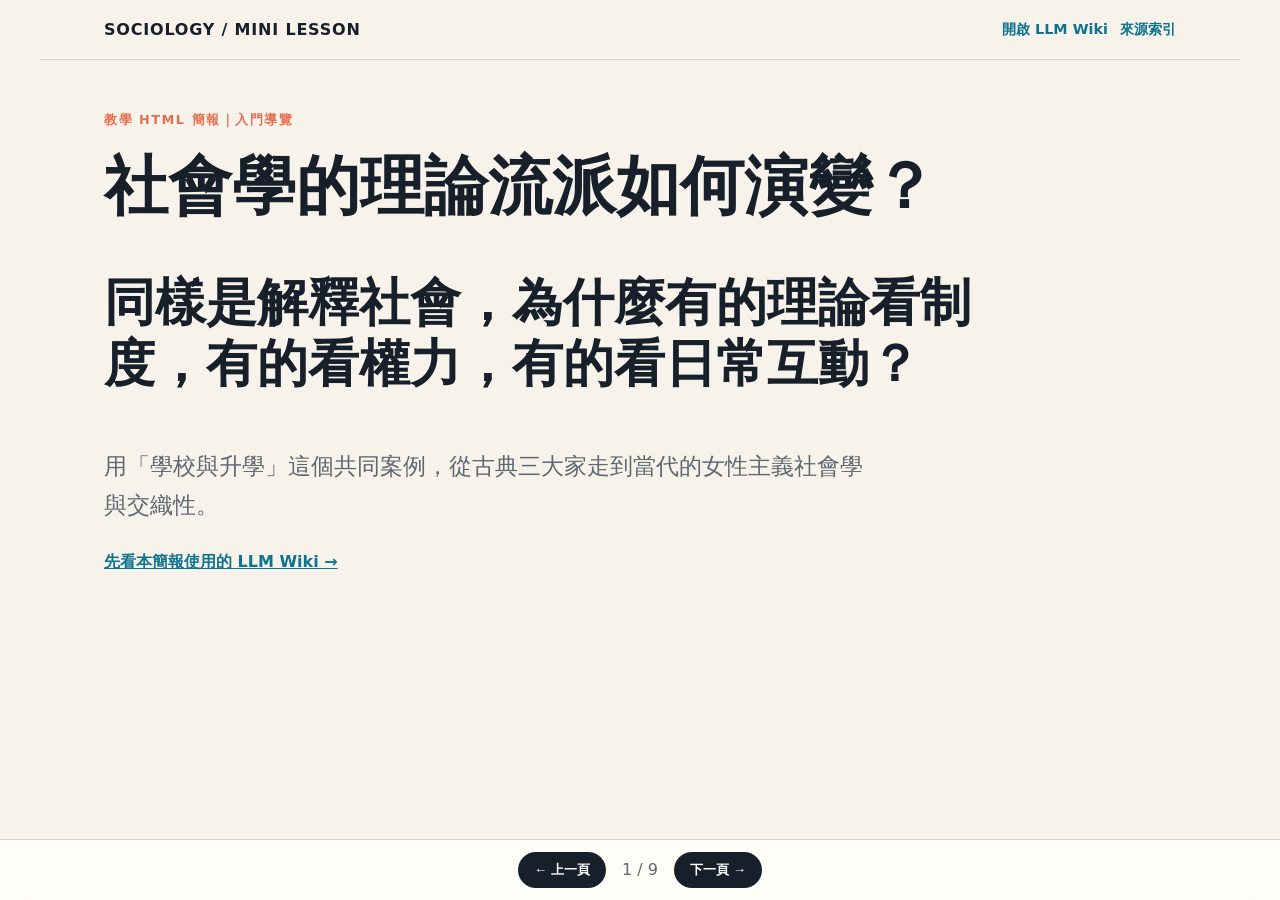
<file: index.html>
<!doctype html><html lang="zh-Hant"><head><meta charset="utf-8"><meta name="viewport" content="width=device-width,initial-scale=1"><title>社會學的理論流派如何演變？｜教學簡報</title><link rel="stylesheet" href="css/style.css"></head><body><div class="deck"><header class="topbar"><div class="brand">SOCIOLOGY / MINI LESSON</div><nav class="nav"><a href="wiki/index.html">開啟 LLM Wiki</a><a href="wiki/sources.html">來源索引</a></nav></header><section class="slide"><span class="eyebrow">教學 HTML 簡報｜入門導覽</span><h1>社會學的理論流派如何演變？</h1><p class="big-question">同樣是解釋社會，為什麼有的理論看制度，有的看權力，有的看日常互動？</p><p class="lead">用「學校與升學」這個共同案例，從古典三大家走到當代的女性主義社會學與交織性。</p><p><a href="wiki/index.html">先看本簡報使用的 LLM Wiki →</a></p></section><section class="slide"><span class="eyebrow">01｜學習路線</span><h2>今天要帶走三個問題</h2><div class="grid"><article class="card"><h3>誰在奠基？</h3><p>馬克思、涂爾幹、韋伯各自把什麼問題變成社會學問題？</p><a href="wiki/01-classical-founders.html">Wiki：古典三大家</a></article><article class="card"><h3>如何換鏡頭？</h3><p>結構功能論、衝突論、符號互動論為何能同時存在？</p><a href="wiki/02-perspectives.html">Wiki：三種取向</a></article><article class="card"><h3>誰被漏看？</h3><p>女性主義與交織性如何讓分析注意到不同位置的經驗？</p><a href="wiki/04-contemporary-extension.html">Wiki：當代延伸</a></article></div></section><section class="slide"><span class="eyebrow">02｜古典三大家</span><h2>同一個「現代社會」，三個切面</h2><div class="grid"><article class="card theory-card conflict"><h3>馬克思 Karl Marx</h3><p>資本主義如何分配資源？階級衝突如何帶來變遷？</p></article><article class="card theory-card"><h3>涂爾幹 Émile Durkheim</h3><p>分工變複雜後，規範與社會團結如何可能？</p></article><article class="card theory-card interaction"><h3>韋伯 Max Weber</h3><p>人如何理解自己的行動？理性化如何改變組織與生活？</p></article></div><p class="cite">學術依據：<a href="wiki/01-classical-founders.html">Wiki 01 古典三大家</a> → <a href="wiki/sources.html#S01">S01</a>、<a href="wiki/sources.html#S03">S03</a></p></section><section class="slide"><span class="eyebrow">03｜發展圖</span><h2>不是一條直線，而是不同層次的接續</h2><div class="timeline"><div class="era"><strong>古典人物</strong><p>馬克思<br>涂爾幹<br>韋伯</p></div><div class="era"><strong>理論取向</strong><p>結構功能論<br>衝突論<br>符號互動論</p></div><div class="era"><strong>分析延伸</strong><p>女性主義社會學</p></div><div class="era"><strong>分析概念</strong><p>交織性</p></div></div><div class="note" style="margin-top:24px">三位古典人物都回應現代性，但焦點不同；三種取向後來成為可互補的分析框架。交織性則是檢查多重權力交疊的概念，不是「第四位古典大家」。</div><p class="cite">完整、可查證版本：<a href="wiki/index.html">Wiki 首頁的理論發展圖</a> → <a href="wiki/sources.html#S01">S01</a>、<a href="wiki/sources.html#S02">S02</a>、<a href="wiki/sources.html#S03">S03</a>。</p></section><section class="slide"><span class="eyebrow">04｜三種取向</span><h2>理論像鏡頭：焦點不同，問題就不同</h2><table><tr><th>鏡頭</th><th>看什麼</th><th>對學校的提問</th></tr><tr><td><b>制度</b><br>結構功能論</td><td>各部分如何維持整體</td><td>教育如何社會化、分配角色、傳遞文化？</td></tr><tr><td><b>權力</b><br>衝突論</td><td>資源與不平等如何被維持</td><td>誰有補習、文化資本與升學機會？</td></tr><tr><td><b>互動</b><br>符號互動論</td><td>標籤、符號與日常意義</td><td>「資優／後段」如何影響期待與自我理解？</td></tr></table><p class="cite">對應 <a href="wiki/02-perspectives.html">Wiki 02</a> → <a href="wiki/sources.html#S02">S02</a>、<a href="wiki/sources.html#S04">S04</a>。</p></section><section class="slide"><span class="eyebrow">05｜共同案例</span><h2>假設：高中要調整升學分班</h2><p class="lead">學生依考試與校內表現分到不同課程。這不是實際研究個案，而是幫助我們比較理論的教學情境。</p><div class="grid"><article class="card"><h3>功能論</h3><p>分班如何完成社會化與角色準備？有哪些顯性、潛在功能？</p></article><article class="card"><h3>衝突論</h3><p>家庭資源與文化資本是否影響誰被分到哪裡？制度是否再製差距？</p></article><article class="card"><h3>符號互動論</h3><p>標籤如何在師生互動中變成自我實現預言？</p></article></div><p><a href="wiki/03-school-case.html">沿著 Wiki 03 逐段查證這個案例 →</a></p></section><section class="slide"><span class="eyebrow">06｜當代延伸</span><h2>女性主義與交織性：誰的經驗被看見？</h2><div class="grid two"><article class="card"><h3>女性主義社會學</h3><p>把性別權力與被忽略的經驗帶進教育制度、教師期待與科目選擇的分析。</p><p class="cite">依據 <a href="wiki/sources.html#S04">S04</a>、<a href="wiki/sources.html#S05">S05</a>。</p></article><article class="card"><h3>交織性</h3><p>不要把種族、性別或階級當成互斥的單一軸線；要檢查它們如何在具體制度中一起作用。</p><p class="cite">依據 <a href="wiki/sources.html#S06">S06</a>。詳見 <a href="wiki/04-contemporary-extension.html">Wiki 04</a>。</p></article></div></section><section class="slide"><span class="eyebrow">07｜互動練習</span><h2>哪一個問題最像衝突論？</h2><div class="quiz"><button data-answer="#ans1">A. 學校如何讓學生學會共同規範？</button><button data-answer="#ans2">B. 家庭資源差異如何影響分班與升學機會？</button><button data-answer="#ans3">C. 「後段班」這個標籤如何改變學生的自我期待？</button><div id="ans1" class="answer">A 比較像結構功能論：焦點是教育如何完成社會化與整體功能。</div><div id="ans2" class="answer"><b>答對！</b> 衝突論會追問資源與權力如何造成、維持不平等。依據 <a href="wiki/03-school-case.html">Wiki 03</a> 與 <a href="wiki/sources.html#S04">S04</a>。</div><div id="ans3" class="answer">C 比較像符號互動論：焦點是標籤、互動與自我實現預言。</div></div></section><section class="slide"><span class="eyebrow">08｜總結</span><h2>把三種鏡頭一起帶走</h2><div class="flow"><span>制度：怎麼維持整體？</span><b>＋</b><span>權力：誰得到什麼？</span><b>＋</b><span>互動：意義怎麼形成？</span></div><p class="lead" style="margin-top:28px">社會學理論的演變，不是舊理論被新理論淘汰，而是問題尺度與分析焦點逐漸增加。面對學校與升學，我們可以先看制度，再問權力，最後觀察日常互動；若仍有人被漏看，再用女性主義與交織性檢查分析的盲點。</p><p><a href="wiki/index.html">回到 Wiki 首頁</a>　·　<a href="wiki/sources.html">查閱全部來源</a></p></section></div><div class="slidebar"><button id="prev" aria-label="上一頁">← 上一頁</button><span id="counter">1 / 9</span><button id="next" aria-label="下一頁">下一頁 →</button></div><script src="js/app.js"></script></body></html>
</file>
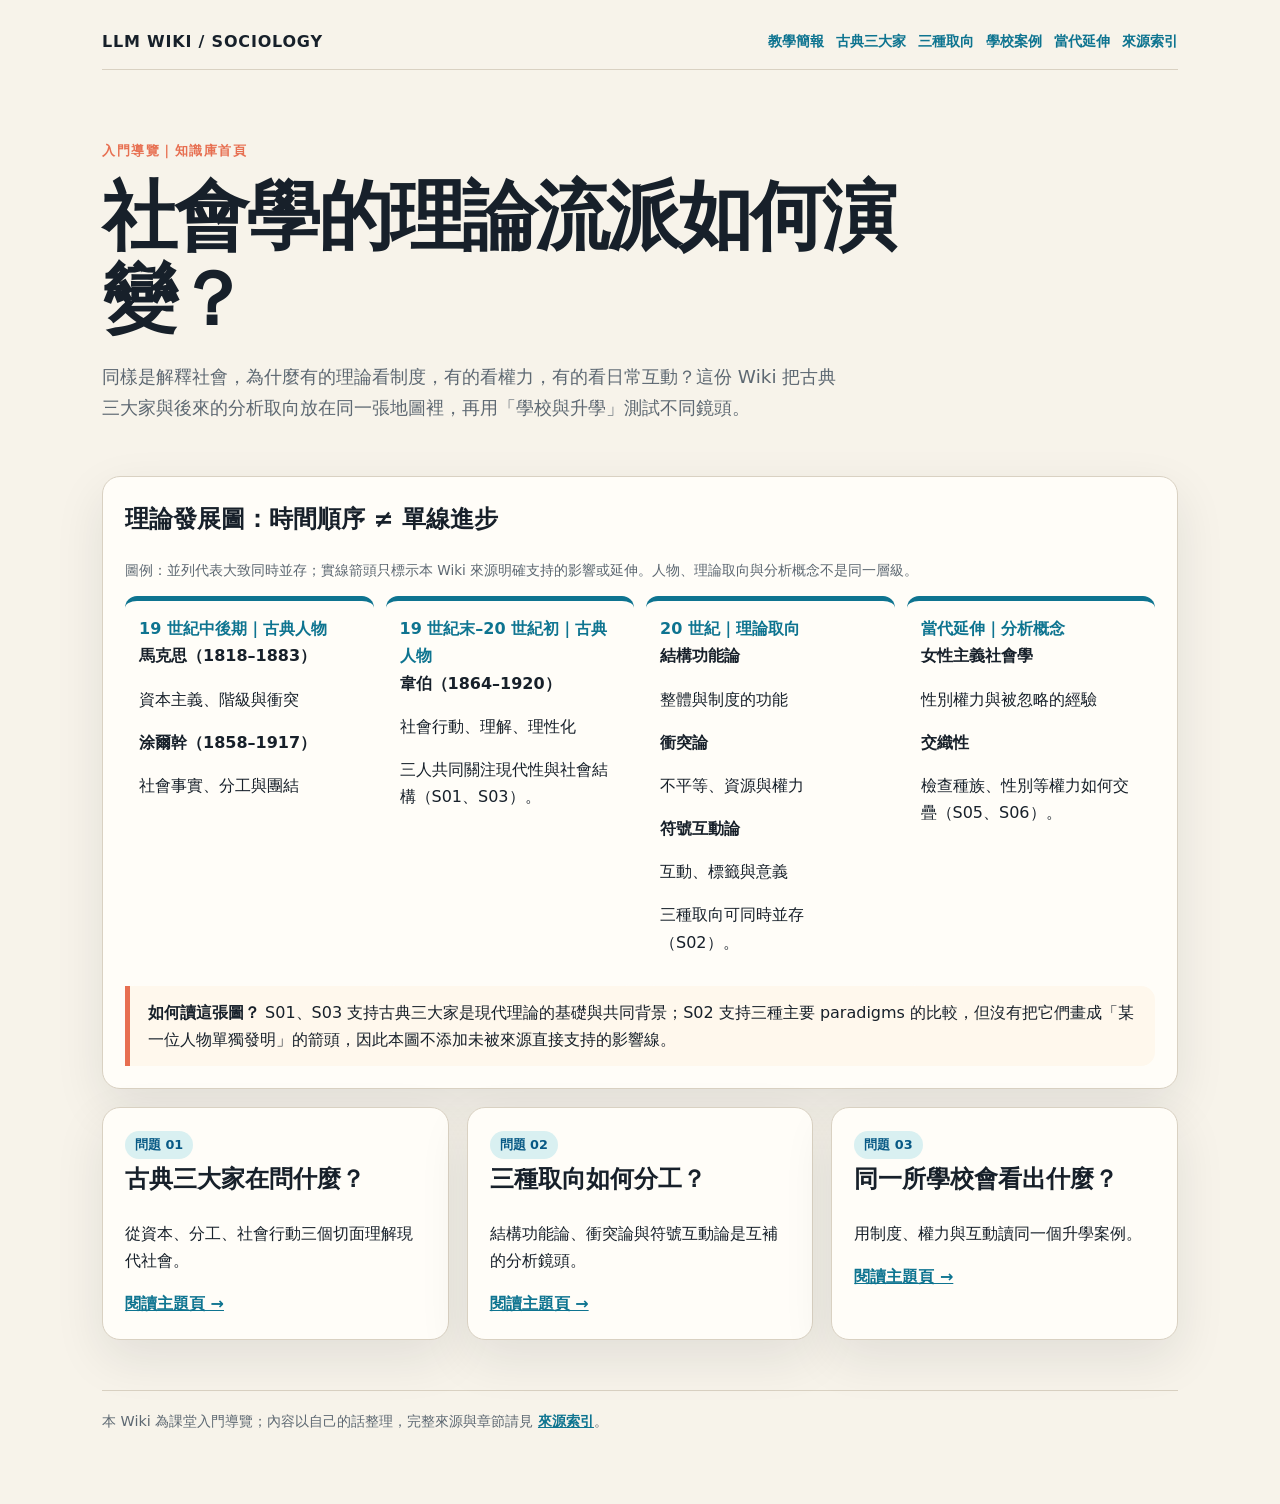
<file: wiki/index.html>
<!doctype html><html lang="zh-Hant"><head><meta charset="utf-8"><meta name="viewport" content="width=device-width,initial-scale=1"><title>社會學理論演變｜LLM Wiki</title><link rel="stylesheet" href="../css/style.css"></head><body><main class="wrap"><header class="topbar"><div class="brand">LLM WIKI / SOCIOLOGY</div><nav class="nav"><a href="../index.html">教學簡報</a><a href="01-classical-founders.html">古典三大家</a><a href="02-perspectives.html">三種取向</a><a href="03-school-case.html">學校案例</a><a href="04-contemporary-extension.html">當代延伸</a><a href="sources.html">來源索引</a></nav></header><section class="hero"><span class="eyebrow">入門導覽｜知識庫首頁</span><h1>社會學的理論流派如何演變？</h1><p>同樣是解釋社會，為什麼有的理論看制度，有的看權力，有的看日常互動？這份 Wiki 把古典三大家與後來的分析取向放在同一張地圖裡，再用「學校與升學」測試不同鏡頭。</p></section><section class="card"><h2>理論發展圖：時間順序 ≠ 單線進步</h2><p class="cite">圖例：並列代表大致同時並存；實線箭頭只標示本 Wiki 來源明確支持的影響或延伸。人物、理論取向與分析概念不是同一層級。</p><div class="timeline"><div class="era"><strong>19 世紀中後期｜古典人物</strong><b>馬克思（1818–1883）</b><p>資本主義、階級與衝突</p><b>涂爾幹（1858–1917）</b><p>社會事實、分工與團結</p></div><div class="era"><strong>19 世紀末–20 世紀初｜古典人物</strong><b>韋伯（1864–1920）</b><p>社會行動、理解、理性化</p><p>三人共同關注現代性與社會結構（S01、S03）。</p></div><div class="era"><strong>20 世紀｜理論取向</strong><b>結構功能論</b><p>整體與制度的功能</p><b>衝突論</b><p>不平等、資源與權力</p><b>符號互動論</b><p>互動、標籤與意義</p><p>三種取向可同時並存（S02）。</p></div><div class="era"><strong>當代延伸｜分析概念</strong><b>女性主義社會學</b><p>性別權力與被忽略的經驗</p><b>交織性</b><p>檢查種族、性別等權力如何交疊（S05、S06）。</p></div></div><div class="note"><b>如何讀這張圖？</b> S01、S03 支持古典三大家是現代理論的基礎與共同背景；S02 支持三種主要 paradigms 的比較，但沒有把它們畫成「某一位人物單獨發明」的箭頭，因此本圖不添加未被來源直接支持的影響線。</div></section><section class="grid" style="margin-top:18px"><article class="card"><span class="tag">問題 01</span><h2>古典三大家在問什麼？</h2><p>從資本、分工、社會行動三個切面理解現代社會。</p><a href="01-classical-founders.html">閱讀主題頁 →</a></article><article class="card"><span class="tag">問題 02</span><h2>三種取向如何分工？</h2><p>結構功能論、衝突論與符號互動論是互補的分析鏡頭。</p><a href="02-perspectives.html">閱讀主題頁 →</a></article><article class="card"><span class="tag">問題 03</span><h2>同一所學校會看出什麼？</h2><p>用制度、權力與互動讀同一個升學案例。</p><a href="03-school-case.html">閱讀主題頁 →</a></article></section><footer>本 Wiki 為課堂入門導覽；內容以自己的話整理，完整來源與章節請見 <a href="sources.html">來源索引</a>。</footer></main></body></html>
</file>
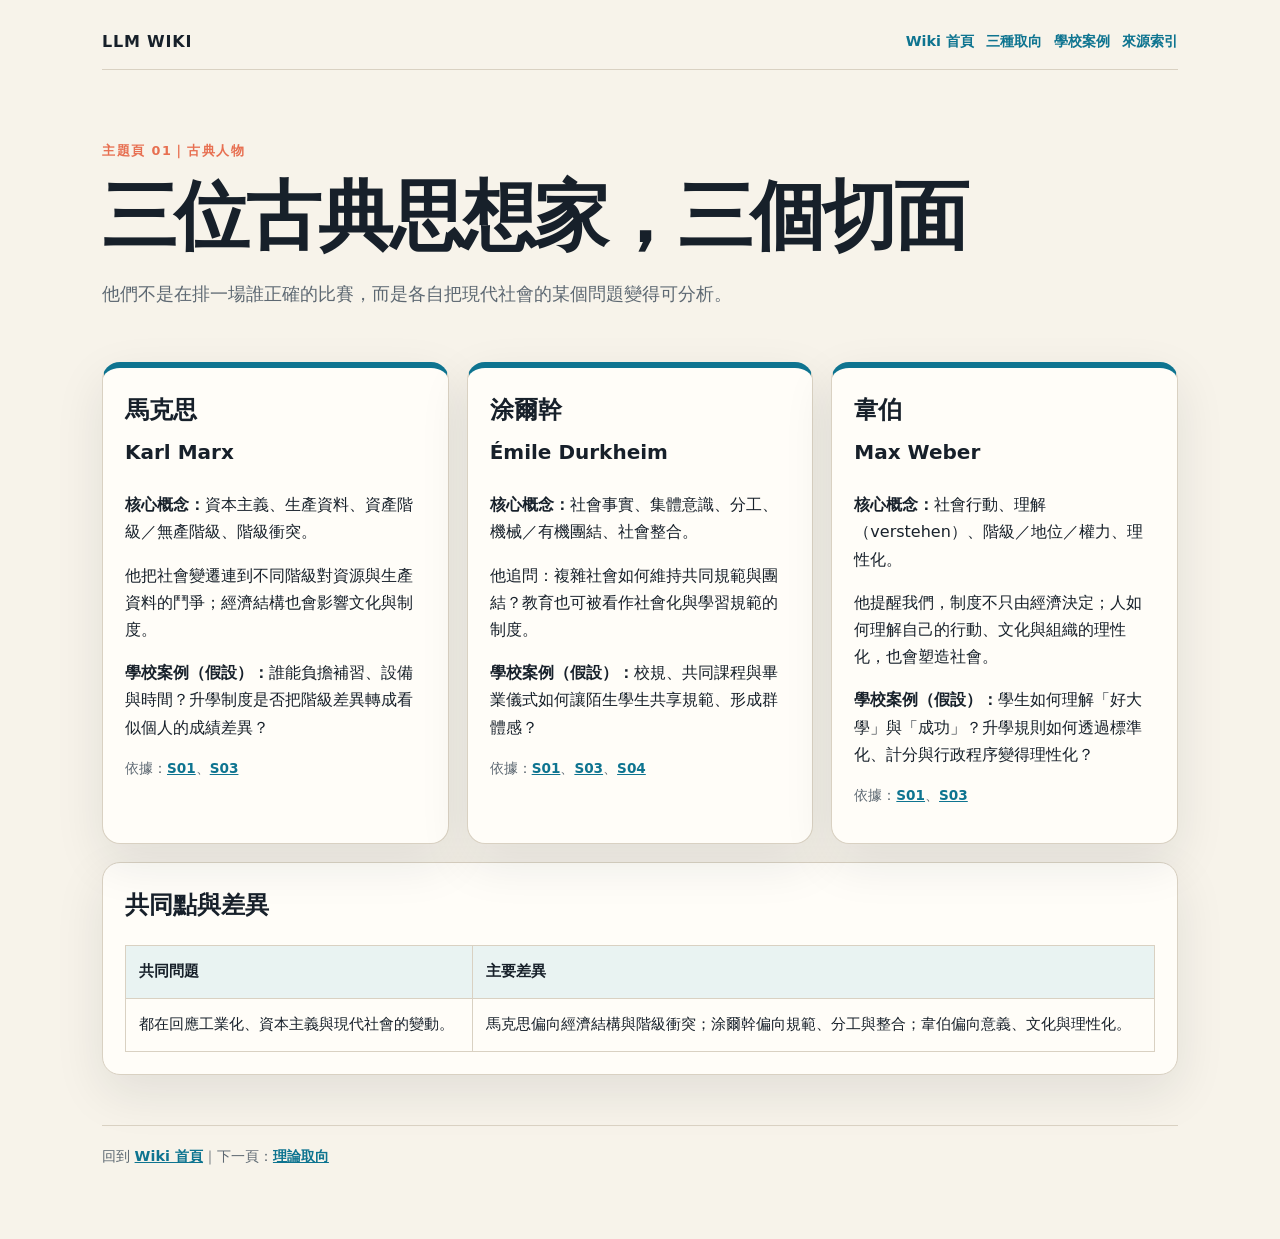
<file: wiki/01-classical-founders.html>
<!doctype html><html lang="zh-Hant"><head><meta charset="utf-8"><meta name="viewport" content="width=device-width,initial-scale=1"><title>古典三大家｜LLM Wiki</title><link rel="stylesheet" href="../css/style.css"></head><body><main class="wrap"><header class="topbar"><div class="brand">LLM WIKI</div><nav class="nav"><a href="index.html">Wiki 首頁</a><a href="02-perspectives.html">三種取向</a><a href="03-school-case.html">學校案例</a><a href="sources.html">來源索引</a></nav></header><section class="hero"><span class="eyebrow">主題頁 01｜古典人物</span><h1>三位古典思想家，三個切面</h1><p>他們不是在排一場誰正確的比賽，而是各自把現代社會的某個問題變得可分析。</p></section><div class="grid"><article class="card theory-card"><h2>馬克思<br><small>Karl Marx</small></h2><p><b>核心概念：</b>資本主義、生產資料、資產階級／無產階級、階級衝突。</p><p>他把社會變遷連到不同階級對資源與生產資料的鬥爭；經濟結構也會影響文化與制度。</p><p><b>學校案例（假設）：</b>誰能負擔補習、設備與時間？升學制度是否把階級差異轉成看似個人的成績差異？</p><p class="cite">依據：<a href="sources.html#S01">S01</a>、<a href="sources.html#S03">S03</a></p></article><article class="card theory-card"><h2>涂爾幹<br><small>Émile Durkheim</small></h2><p><b>核心概念：</b>社會事實、集體意識、分工、機械／有機團結、社會整合。</p><p>他追問：複雜社會如何維持共同規範與團結？教育也可被看作社會化與學習規範的制度。</p><p><b>學校案例（假設）：</b>校規、共同課程與畢業儀式如何讓陌生學生共享規範、形成群體感？</p><p class="cite">依據：<a href="sources.html#S01">S01</a>、<a href="sources.html#S03">S03</a>、<a href="sources.html#S04">S04</a></p></article><article class="card theory-card"><h2>韋伯<br><small>Max Weber</small></h2><p><b>核心概念：</b>社會行動、理解（verstehen）、階級／地位／權力、理性化。</p><p>他提醒我們，制度不只由經濟決定；人如何理解自己的行動、文化與組織的理性化，也會塑造社會。</p><p><b>學校案例（假設）：</b>學生如何理解「好大學」與「成功」？升學規則如何透過標準化、計分與行政程序變得理性化？</p><p class="cite">依據：<a href="sources.html#S01">S01</a>、<a href="sources.html#S03">S03</a></p></article></div><section class="card" style="margin-top:18px"><h2>共同點與差異</h2><table><tr><th>共同問題</th><th>主要差異</th></tr><tr><td>都在回應工業化、資本主義與現代社會的變動。</td><td>馬克思偏向經濟結構與階級衝突；涂爾幹偏向規範、分工與整合；韋伯偏向意義、文化與理性化。</td></tr></table></section><footer>回到 <a href="index.html">Wiki 首頁</a>｜下一頁：<a href="02-perspectives.html">理論取向</a></footer></main></body></html>
</file>
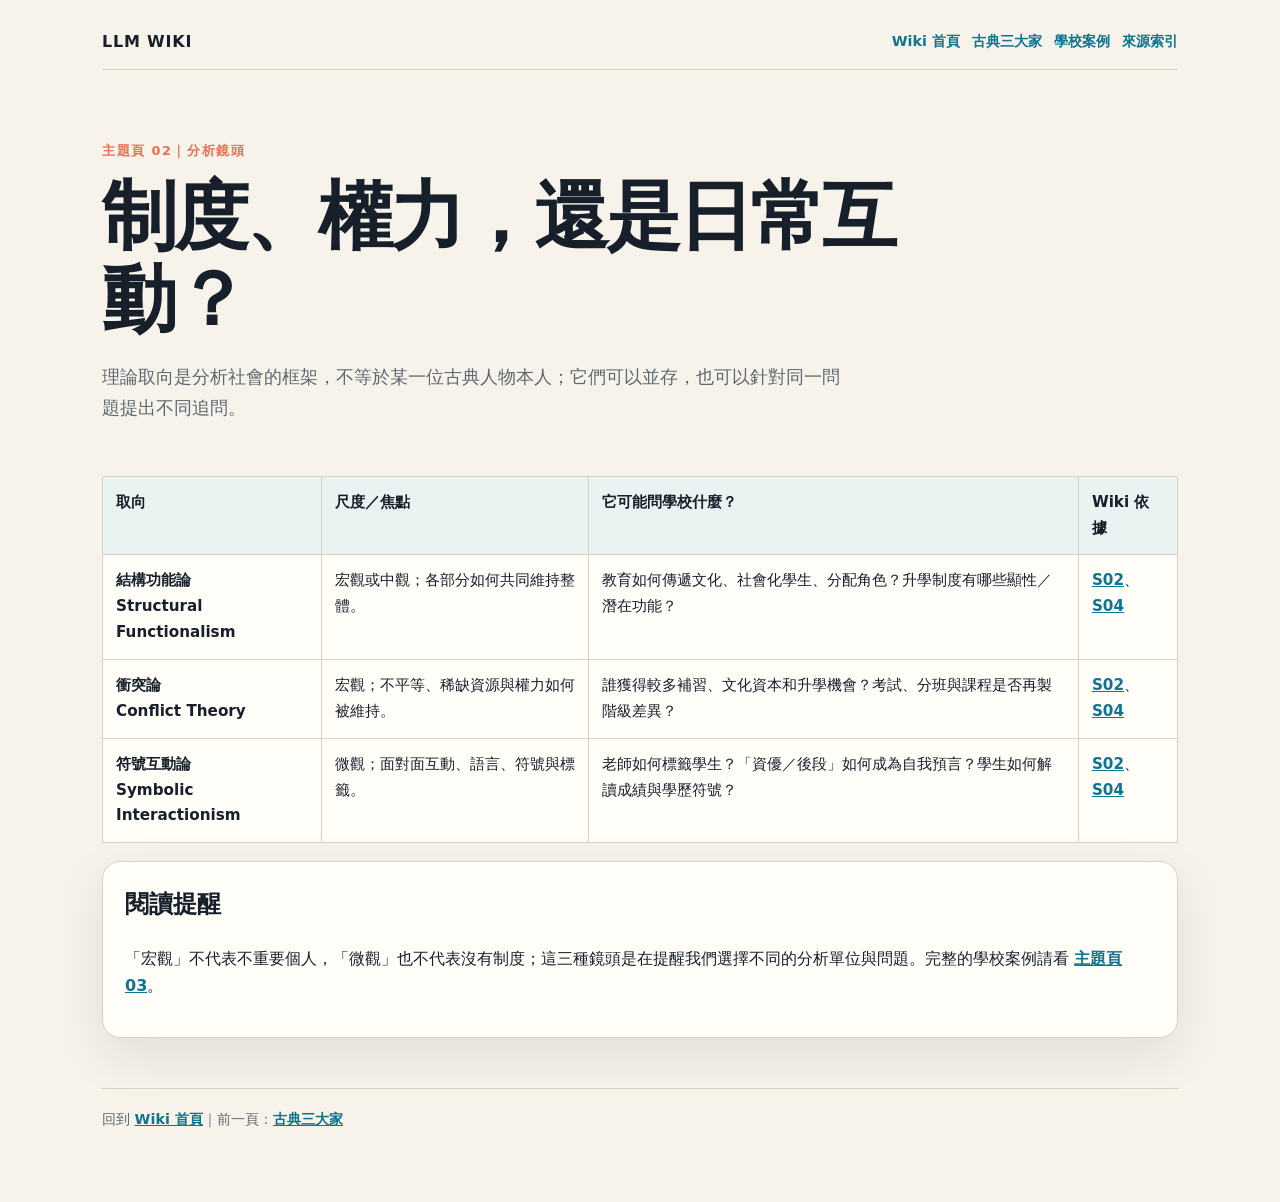
<file: wiki/02-perspectives.html>
<!doctype html><html lang="zh-Hant"><head><meta charset="utf-8"><meta name="viewport" content="width=device-width,initial-scale=1"><title>三種理論取向｜LLM Wiki</title><link rel="stylesheet" href="../css/style.css"></head><body><main class="wrap"><header class="topbar"><div class="brand">LLM WIKI</div><nav class="nav"><a href="index.html">Wiki 首頁</a><a href="01-classical-founders.html">古典三大家</a><a href="03-school-case.html">學校案例</a><a href="sources.html">來源索引</a></nav></header><section class="hero"><span class="eyebrow">主題頁 02｜分析鏡頭</span><h1>制度、權力，還是日常互動？</h1><p>理論取向是分析社會的框架，不等於某一位古典人物本人；它們可以並存，也可以針對同一問題提出不同追問。</p></section><table><tr><th>取向</th><th>尺度／焦點</th><th>它可能問學校什麼？</th><th>Wiki 依據</th></tr><tr><td><b>結構功能論<br>Structural Functionalism</b></td><td>宏觀或中觀；各部分如何共同維持整體。</td><td>教育如何傳遞文化、社會化學生、分配角色？升學制度有哪些顯性／潛在功能？</td><td><a href="sources.html#S02">S02</a>、<a href="sources.html#S04">S04</a></td></tr><tr><td><b>衝突論<br>Conflict Theory</b></td><td>宏觀；不平等、稀缺資源與權力如何被維持。</td><td>誰獲得較多補習、文化資本和升學機會？考試、分班與課程是否再製階級差異？</td><td><a href="sources.html#S02">S02</a>、<a href="sources.html#S04">S04</a></td></tr><tr><td><b>符號互動論<br>Symbolic Interactionism</b></td><td>微觀；面對面互動、語言、符號與標籤。</td><td>老師如何標籤學生？「資優／後段」如何成為自我預言？學生如何解讀成績與學歷符號？</td><td><a href="sources.html#S02">S02</a>、<a href="sources.html#S04">S04</a></td></tr></table><section class="card" style="margin-top:18px"><h2>閱讀提醒</h2><p>「宏觀」不代表不重要個人，「微觀」也不代表沒有制度；這三種鏡頭是在提醒我們選擇不同的分析單位與問題。完整的學校案例請看 <a href="03-school-case.html">主題頁 03</a>。</p></section><footer>回到 <a href="index.html">Wiki 首頁</a>｜前一頁：<a href="01-classical-founders.html">古典三大家</a></footer></main></body></html>
</file>
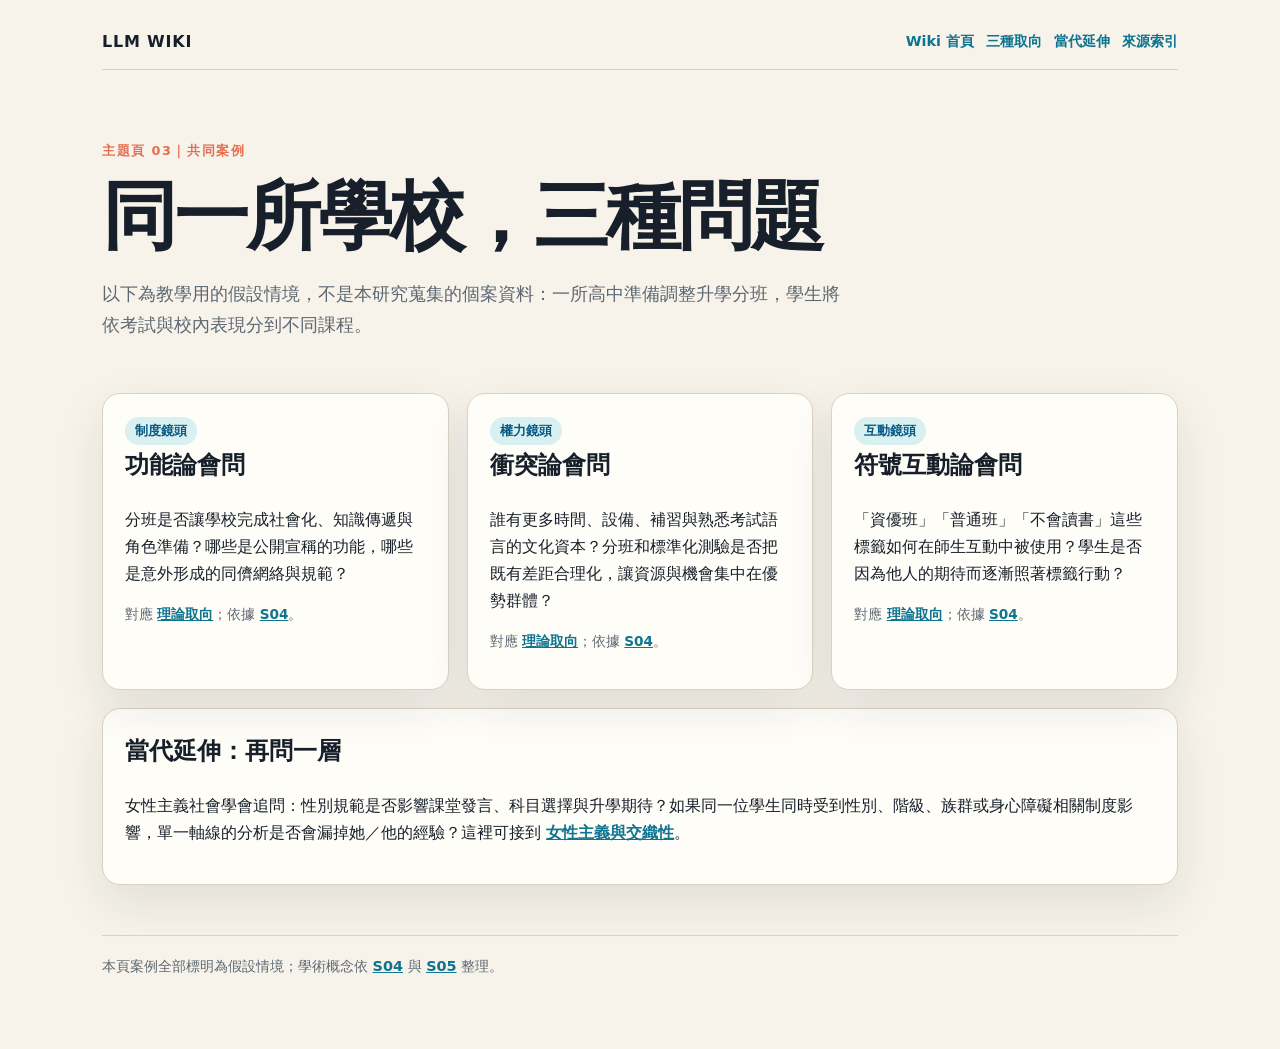
<file: wiki/03-school-case.html>
<!doctype html><html lang="zh-Hant"><head><meta charset="utf-8"><meta name="viewport" content="width=device-width,initial-scale=1"><title>學校與升學案例｜LLM Wiki</title><link rel="stylesheet" href="../css/style.css"></head><body><main class="wrap"><header class="topbar"><div class="brand">LLM WIKI</div><nav class="nav"><a href="index.html">Wiki 首頁</a><a href="02-perspectives.html">三種取向</a><a href="04-contemporary-extension.html">當代延伸</a><a href="sources.html">來源索引</a></nav></header><section class="hero"><span class="eyebrow">主題頁 03｜共同案例</span><h1>同一所學校，三種問題</h1><p>以下為教學用的假設情境，不是本研究蒐集的個案資料：一所高中準備調整升學分班，學生將依考試與校內表現分到不同課程。</p></section><div class="grid"><article class="card"><span class="tag">制度鏡頭</span><h2>功能論會問</h2><p>分班是否讓學校完成社會化、知識傳遞與角色準備？哪些是公開宣稱的功能，哪些是意外形成的同儕網絡與規範？</p><p class="cite">對應 <a href="02-perspectives.html">理論取向</a>；依據 <a href="sources.html#S04">S04</a>。</p></article><article class="card"><span class="tag">權力鏡頭</span><h2>衝突論會問</h2><p>誰有更多時間、設備、補習與熟悉考試語言的文化資本？分班和標準化測驗是否把既有差距合理化，讓資源與機會集中在優勢群體？</p><p class="cite">對應 <a href="02-perspectives.html">理論取向</a>；依據 <a href="sources.html#S04">S04</a>。</p></article><article class="card"><span class="tag">互動鏡頭</span><h2>符號互動論會問</h2><p>「資優班」「普通班」「不會讀書」這些標籤如何在師生互動中被使用？學生是否因為他人的期待而逐漸照著標籤行動？</p><p class="cite">對應 <a href="02-perspectives.html">理論取向</a>；依據 <a href="sources.html#S04">S04</a>。</p></article></div><section class="card" style="margin-top:18px"><h2>當代延伸：再問一層</h2><p>女性主義社會學會追問：性別規範是否影響課堂發言、科目選擇與升學期待？如果同一位學生同時受到性別、階級、族群或身心障礙相關制度影響，單一軸線的分析是否會漏掉她／他的經驗？這裡可接到 <a href="04-contemporary-extension.html">女性主義與交織性</a>。</p></section><footer>本頁案例全部標明為假設情境；學術概念依 <a href="sources.html#S04">S04</a> 與 <a href="sources.html#S05">S05</a> 整理。</footer></main></body></html>
</file>
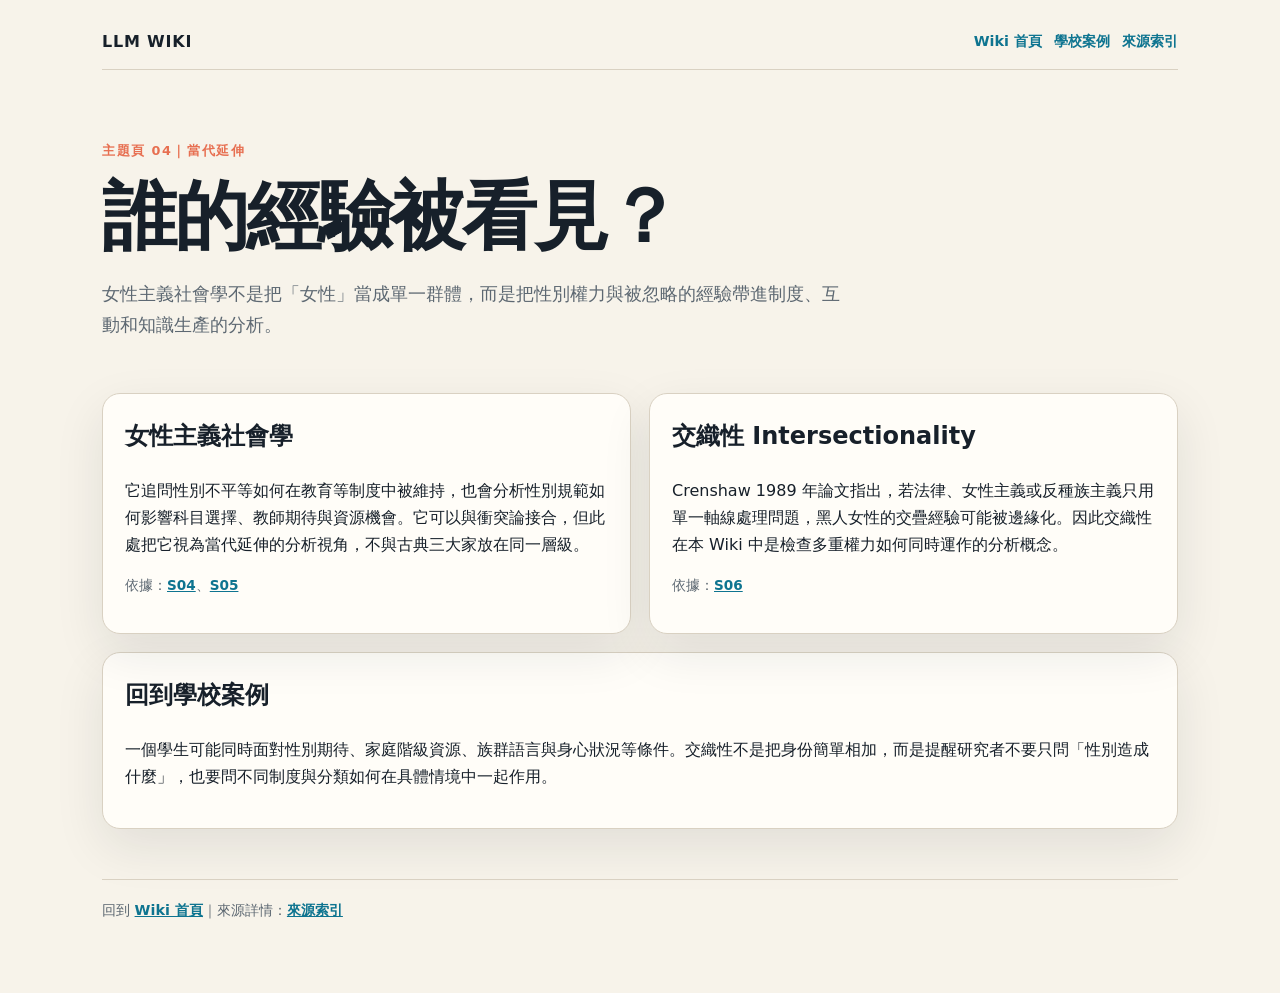
<file: wiki/04-contemporary-extension.html>
<!doctype html><html lang="zh-Hant"><head><meta charset="utf-8"><meta name="viewport" content="width=device-width,initial-scale=1"><title>女性主義與交織性｜LLM Wiki</title><link rel="stylesheet" href="../css/style.css"></head><body><main class="wrap"><header class="topbar"><div class="brand">LLM WIKI</div><nav class="nav"><a href="index.html">Wiki 首頁</a><a href="03-school-case.html">學校案例</a><a href="sources.html">來源索引</a></nav></header><section class="hero"><span class="eyebrow">主題頁 04｜當代延伸</span><h1>誰的經驗被看見？</h1><p>女性主義社會學不是把「女性」當成單一群體，而是把性別權力與被忽略的經驗帶進制度、互動和知識生產的分析。</p></section><div class="grid two"><article class="card"><h2>女性主義社會學</h2><p>它追問性別不平等如何在教育等制度中被維持，也會分析性別規範如何影響科目選擇、教師期待與資源機會。它可以與衝突論接合，但此處把它視為當代延伸的分析視角，不與古典三大家放在同一層級。</p><p class="cite">依據：<a href="sources.html#S04">S04</a>、<a href="sources.html#S05">S05</a></p></article><article class="card"><h2>交織性 Intersectionality</h2><p>Crenshaw 1989 年論文指出，若法律、女性主義或反種族主義只用單一軸線處理問題，黑人女性的交疊經驗可能被邊緣化。因此交織性在本 Wiki 中是檢查多重權力如何同時運作的分析概念。</p><p class="cite">依據：<a href="sources.html#S06">S06</a></p></article></div><section class="card" style="margin-top:18px"><h2>回到學校案例</h2><p>一個學生可能同時面對性別期待、家庭階級資源、族群語言與身心狀況等條件。交織性不是把身份簡單相加，而是提醒研究者不要只問「性別造成什麼」，也要問不同制度與分類如何在具體情境中一起作用。</p></section><footer>回到 <a href="index.html">Wiki 首頁</a>｜來源詳情：<a href="sources.html">來源索引</a></footer></main></body></html>
</file>
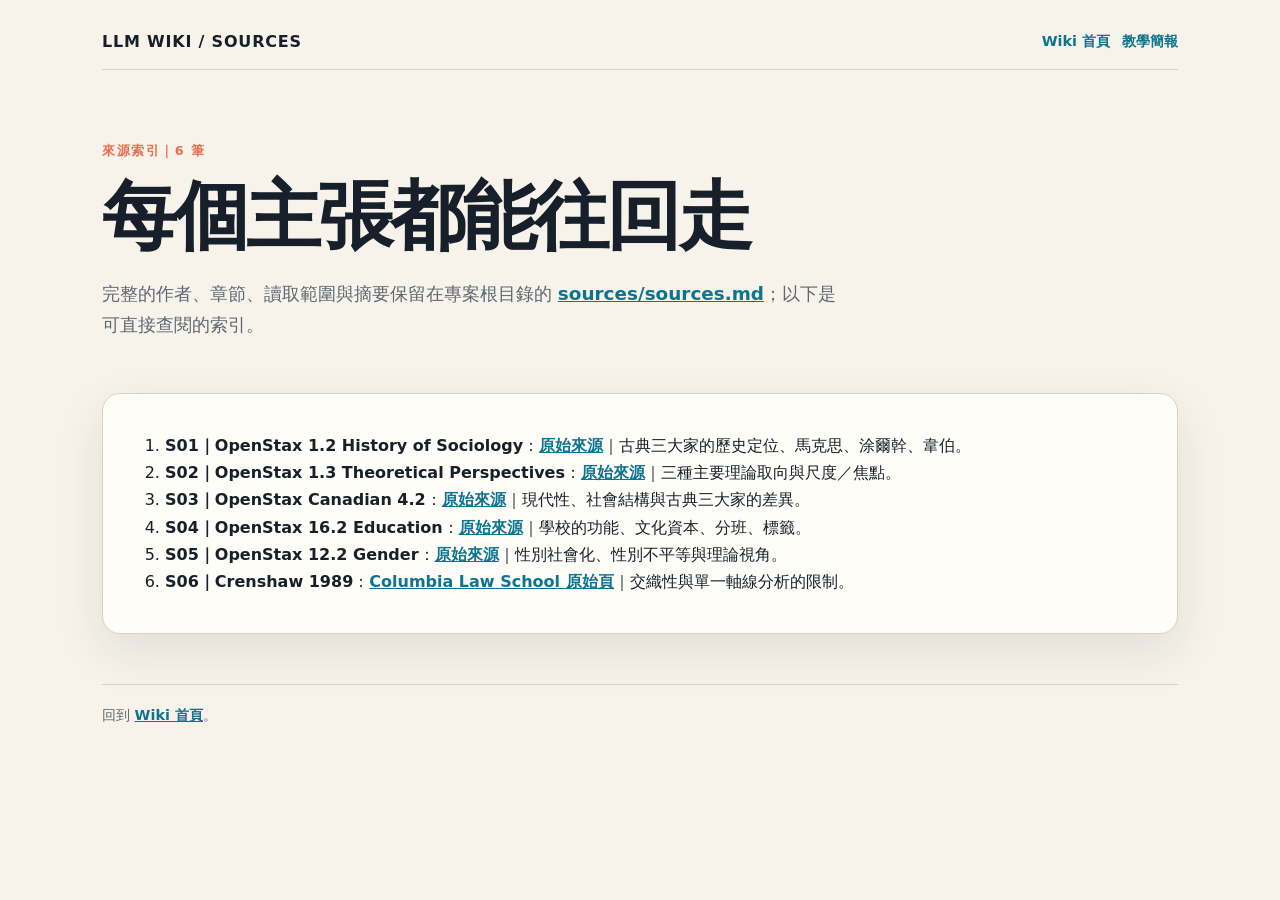
<file: wiki/sources.html>
<!doctype html><html lang="zh-Hant"><head><meta charset="utf-8"><meta name="viewport" content="width=device-width,initial-scale=1"><title>來源索引｜LLM Wiki</title><link rel="stylesheet" href="../css/style.css"></head><body><main class="wrap"><header class="topbar"><div class="brand">LLM WIKI / SOURCES</div><nav class="nav"><a href="index.html">Wiki 首頁</a><a href="../index.html">教學簡報</a></nav></header><section class="hero"><span class="eyebrow">來源索引｜6 筆</span><h1>每個主張都能往回走</h1><p>完整的作者、章節、讀取範圍與摘要保留在專案根目錄的 <a href="../sources/sources.md">sources/sources.md</a>；以下是可直接查閱的索引。</p></section><div class="card"><ol><li id="S01"><b>S01｜OpenStax 1.2 History of Sociology</b>：<a href="https://openstax.org/books/introduction-sociology-3e/pages/1-2-the-history-of-sociology">原始來源</a>｜古典三大家的歷史定位、馬克思、涂爾幹、韋伯。</li><li id="S02"><b>S02｜OpenStax 1.3 Theoretical Perspectives</b>：<a href="https://openstax.org/books/introduction-sociology-3e/pages/1-3-theoretical-perspectives-in-sociology">原始來源</a>｜三種主要理論取向與尺度／焦點。</li><li id="S03"><b>S03｜OpenStax Canadian 4.2</b>：<a href="https://opentextbc.ca/introductiontosociology3rdedition/chapter/4-2-theoretical-perspectives-on-the-formation-of-modern-society/">原始來源</a>｜現代性、社會結構與古典三大家的差異。</li><li id="S04"><b>S04｜OpenStax 16.2 Education</b>：<a href="https://openstax.org/books/introduction-sociology-3e/pages/16-2-theoretical-perspectives-on-education">原始來源</a>｜學校的功能、文化資本、分班、標籤。</li><li id="S05"><b>S05｜OpenStax 12.2 Gender</b>：<a href="https://openstax.org/books/introduction-sociology-3e/pages/12-2-gender-and-gender-inequality">原始來源</a>｜性別社會化、性別不平等與理論視角。</li><li id="S06"><b>S06｜Crenshaw 1989</b>：<a href="https://scholarship.law.columbia.edu/faculty_scholarship/3007/">Columbia Law School 原始頁</a>｜交織性與單一軸線分析的限制。</li></ol></div><footer>回到 <a href="index.html">Wiki 首頁</a>。</footer></main></body></html>
</file>
<file: css/style.css>
:root{--ink:#17202a;--muted:#5d6872;--paper:#f7f3ea;--card:#fffdf8;--teal:#0e7490;--orange:#e76f51;--line:#d9d1c2;--shadow:0 18px 50px #17202a18}*{box-sizing:border-box}html{scroll-behavior:smooth}body{margin:0;background:var(--paper);color:var(--ink);font-family:system-ui,-apple-system,"Noto Sans TC","PingFang TC",sans-serif;line-height:1.7}a{color:var(--teal);font-weight:700}a:hover{color:#075985}.wrap{max-width:1120px;margin:auto;padding:28px 22px 70px}.topbar{display:flex;justify-content:space-between;gap:18px;align-items:center;flex-wrap:wrap;border-bottom:1px solid var(--line);padding-bottom:14px}.brand{font-weight:900;letter-spacing:.05em}.nav{display:flex;gap:12px;flex-wrap:wrap}.nav a{font-size:.9rem;text-decoration:none}.hero{padding:66px 0 34px;max-width:880px}.eyebrow{color:var(--orange);font-weight:900;letter-spacing:.12em;text-transform:uppercase;font-size:.8rem}.hero h1{font-size:clamp(2.2rem,6vw,4.7rem);line-height:1.1;margin:12px 0 20px;letter-spacing:-.04em}.hero p{font-size:1.15rem;color:var(--muted);max-width:750px}.grid{display:grid;grid-template-columns:repeat(3,1fr);gap:18px}.grid.two{grid-template-columns:repeat(2,1fr)}.card{background:var(--card);border:1px solid var(--line);border-radius:18px;padding:22px;box-shadow:var(--shadow)}.card h2,.card h3{margin-top:0}.tag{display:inline-block;background:#d9f0f1;color:#075985;border-radius:999px;padding:3px 10px;font-size:.8rem;font-weight:800}.note{border-left:5px solid var(--orange);padding:13px 18px;background:#fff8ed;border-radius:0 14px 14px 0}.timeline{display:grid;grid-template-columns:repeat(4,1fr);gap:12px;align-items:stretch}.era{border-top:5px solid var(--teal);padding:14px;background:#fffdf8;border-radius:12px}.era strong{display:block;color:var(--teal)}table{width:100%;border-collapse:collapse;background:var(--card);font-size:.95rem}th,td{padding:13px;border:1px solid var(--line);vertical-align:top;text-align:left}th{background:#e9f3f2}.flow{display:flex;gap:10px;align-items:center;flex-wrap:wrap}.flow span{background:#e6f2f3;border:1px solid #a9d8dc;border-radius:999px;padding:8px 14px;font-weight:800}.flow b{color:var(--orange)}footer{margin-top:50px;padding-top:18px;border-top:1px solid var(--line);color:var(--muted);font-size:.9rem}.slide{display:none;min-height:68vh;padding:45px 5vw 80px;max-width:1200px;margin:auto}.slide.active{display:block;animation:enter .35s ease}.slide h1{font-size:clamp(2rem,5vw,4.5rem);line-height:1.08;margin:.3em 0}.slide h2{font-size:clamp(1.5rem,3vw,2.7rem);line-height:1.15}.slide .lead{font-size:clamp(1.1rem,2vw,1.45rem);color:var(--muted);max-width:760px}.deck{min-height:100vh}.slidebar{position:fixed;bottom:0;left:0;right:0;background:#fffdf8ed;backdrop-filter:blur(12px);border-top:1px solid var(--line);display:flex;justify-content:center;align-items:center;gap:16px;padding:12px;z-index:5}.slidebar button{border:0;border-radius:999px;background:var(--ink);color:white;padding:9px 16px;cursor:pointer;font-weight:800}.slidebar button:hover{background:var(--teal)}#counter{font-variant-numeric:tabular-nums;color:var(--muted)}.deck .topbar{max-width:1200px;margin:auto;padding:16px 5vw}.big-question{font-size:clamp(1.8rem,4vw,3.7rem);font-weight:900;max-width:900px;line-height:1.2}.theory-card{border-top:6px solid var(--teal)}.theory-card.conflict{border-color:var(--orange)}.theory-card.interaction{border-color:#7c3aed}.quiz button{display:block;width:100%;text-align:left;margin:10px 0;padding:14px;border:1px solid var(--line);border-radius:12px;background:#fffdf8;cursor:pointer;font:inherit}.quiz button:hover{border-color:var(--teal)}.answer{display:none;background:#e9f7ed;border-left:4px solid #27834a;padding:14px;border-radius:8px}.answer.show{display:block}.cite{font-size:.85rem;color:var(--muted)}@keyframes enter{from{opacity:0;transform:translateY(8px)}to{opacity:1;transform:none}}@media(max-width:760px){.grid,.grid.two,.timeline{grid-template-columns:1fr}.wrap{padding-left:16px;padding-right:16px}.slide{padding:30px 20px 100px}table{font-size:.84rem}th,td{padding:8px}.nav{gap:8px}}
</file>
